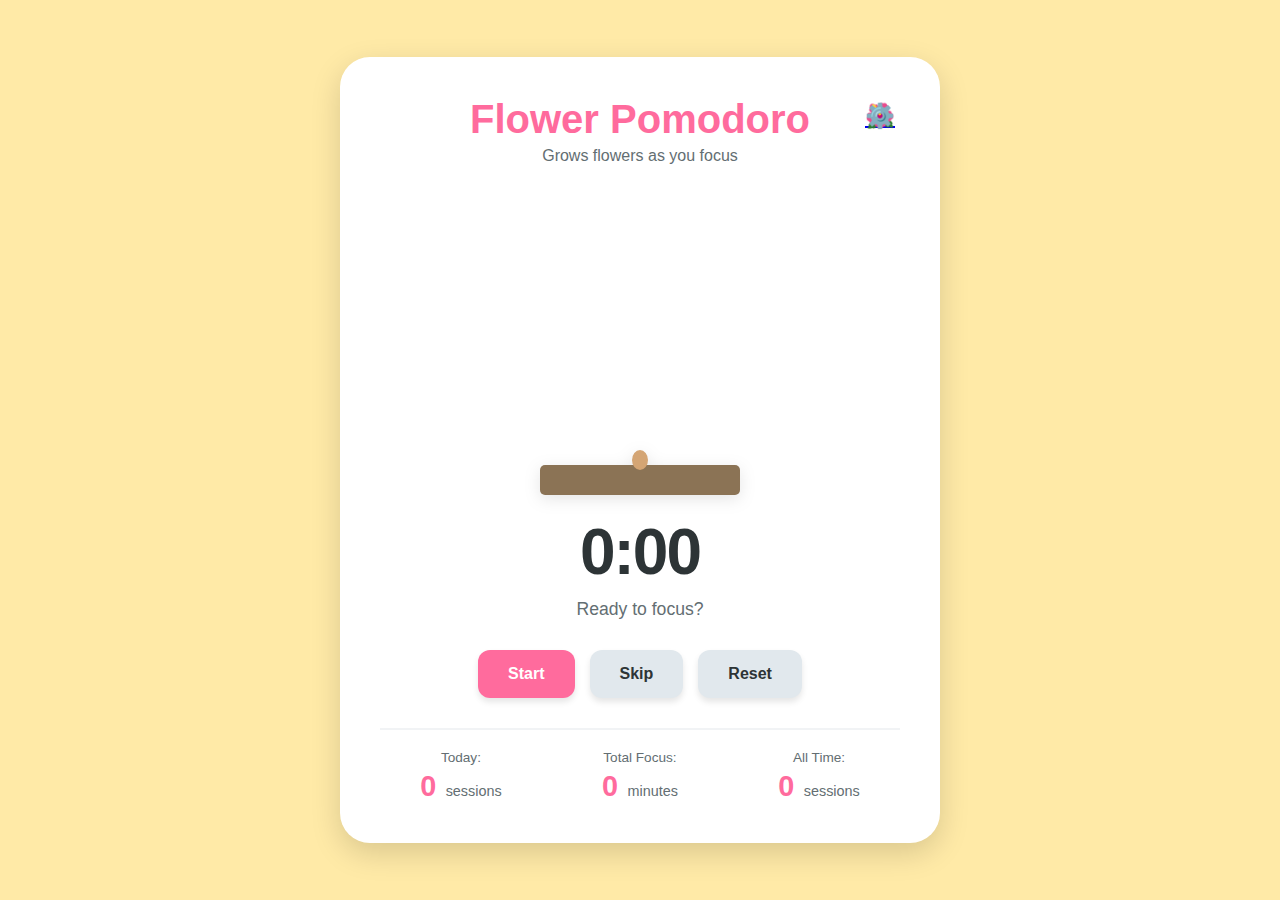
<file: index.html>
<!DOCTYPE html>
<html lang="en">
<head>
    <meta charset="UTF-8">
    <meta name="viewport" content="width=device-width, initial-scale=1.0">
    <title>Flower Pomodoro - Focus & Grow</title>
    <link rel="stylesheet" href="styles.css">
</head>
<body>
    <div class="container">
        <header>
            <h1>Flower Pomodoro</h1>
            <p class="tagline">Grows flowers as you focus</p>
            <div class="header-buttons">
                <a href="garden.html" class="icon-btn" aria-label="View Garden">🌺</a>
                <button id="settingsToggle" class="icon-btn" aria-label="Toggle Settings">⚙️</button>
            </div>
        </header>

        <main>
            <!-- Settings Panel (hidden by default) -->
            <div id="settingsPanel" class="settings-panel hidden">
                <h2>Settings</h2>
                <div class="setting-group">
                    <label for="workDuration">Work Duration (minutes):</label>
                    <input type="number" id="workDuration" min="1" max="120" value="25">
                </div>
                <div class="setting-group">
                    <label for="breakDuration">Break Duration (minutes):</label>
                    <input type="number" id="breakDuration" min="1" max="60" value="5">
                </div>
                <div class="setting-group">
                    <label for="backgroundColor">Background Color:</label>
                    <input type="color" id="backgroundColor" value="#ffeaa7">
                </div>
                <button id="saveSettings" class="btn btn-primary">Save Settings</button>
            </div>

            <!-- Flower Container -->
            <div class="flower-container">
                <svg id="flowerSvg" viewBox="0 0 200 300" xmlns="http://www.w3.org/2000/svg">
                    <!-- Flower will be rendered by flower.js -->
                </svg>
            </div>

            <!-- Timer Display -->
            <div class="timer-display">
                <div id="timerText" class="timer-text">25:00</div>
                <div id="sessionType" class="session-type">Ready to focus?</div>
            </div>

            <!-- Controls -->
            <div class="controls">
                <button id="startBtn" class="btn btn-primary" aria-label="Start Timer">Start</button>
                <button id="pauseBtn" class="btn btn-secondary hidden" aria-label="Pause Timer">Pause</button>
                <button id="skipBtn" class="btn btn-secondary" aria-label="Skip Session">Skip</button>
                <button id="resetBtn" class="btn btn-secondary" aria-label="Reset Timer">Reset</button>
            </div>
        </main>

        <footer>
            <div class="stats">
                <div class="stat-item">
                    <span class="stat-label">Today:</span>
                    <span id="todaySessions" class="stat-value">0</span>
                    <span class="stat-unit">sessions</span>
                </div>
                <div class="stat-item">
                    <span class="stat-label">Total Focus:</span>
                    <span id="totalMinutes" class="stat-value">0</span>
                    <span class="stat-unit">minutes</span>
                </div>
                <div class="stat-item">
                    <span class="stat-label">All Time:</span>
                    <span id="totalSessions" class="stat-value">0</span>
                    <span class="stat-unit">sessions</span>
                </div>
            </div>
        </footer>
    </div>

    <script src="storage.js"></script>
    <script src="flower.js"></script>
    <script src="app.js"></script>
</body>
</html>
</file>
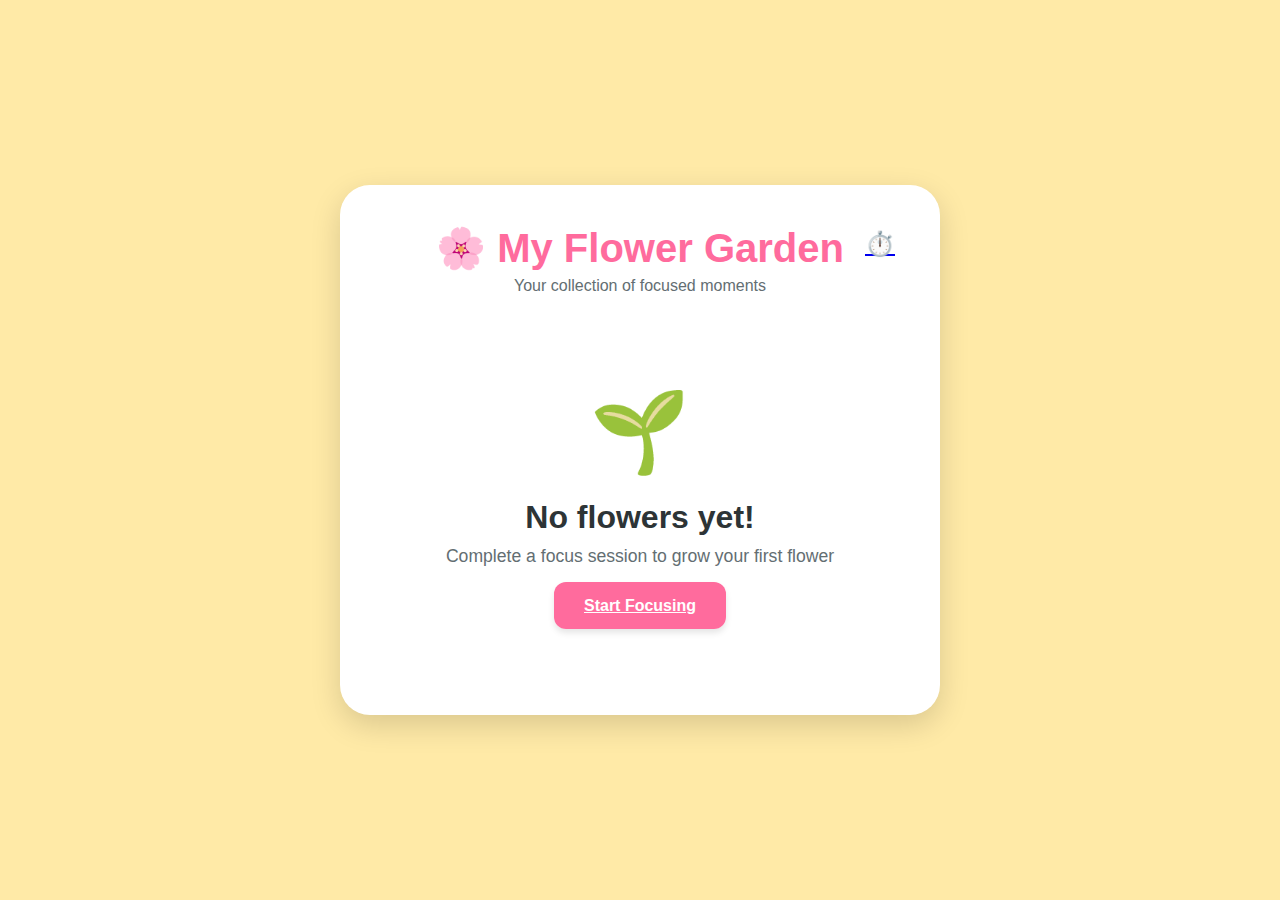
<file: garden.html>
<!DOCTYPE html>
<html lang="en">
<head>
    <meta charset="UTF-8">
    <meta name="viewport" content="width=device-width, initial-scale=1.0">
    <title>My Flower Garden - Flower Pomodoro</title>
    <link rel="stylesheet" href="styles.css">
    <link rel="stylesheet" href="garden.css">
</head>
<body>
    <div class="container">
        <header>
            <h1>🌸 My Flower Garden</h1>
            <p class="tagline">Your collection of focused moments</p>
            <div class="header-buttons">
                <a href="index.html" class="icon-btn" aria-label="Back to Timer">⏱️</a>
            </div>
        </header>

        <main>
            <!-- Empty state (shown when no flowers) -->
            <div id="emptyState" class="empty-state">
                <div class="empty-icon">🌱</div>
                <h2>No flowers yet!</h2>
                <p>Complete a focus session to grow your first flower</p>
                <a href="index.html" class="btn btn-primary">Start Focusing</a>
            </div>

            <!-- Garden grid (shown when flowers exist) -->
            <div id="gardenGrid" class="garden-grid hidden">
                <!-- Flowers will be rendered here by garden.js -->
            </div>

            <!-- Garden stats -->
            <div id="gardenStats" class="garden-stats hidden">
                <p>Total flowers: <strong id="flowerCount">0</strong></p>
            </div>
        </main>
    </div>

    <script src="storage.js"></script>
    <script src="flower.js"></script>
    <script src="garden.js"></script>
</body>
</html>
</file>
<file: styles.css>
:root {
    --primary-color: #ff6b9d;
    --secondary-color: #c44569;
    --success-color: #4CAF50;
    --background: linear-gradient(135deg, #ffeaa7 0%, #fdcb6e 100%);
    --text-dark: #2d3436;
    --text-light: #636e72;
    --white: #ffffff;
    --shadow: 0 4px 6px rgba(0, 0, 0, 0.1);
    --shadow-lg: 0 10px 30px rgba(0, 0, 0, 0.15);
    --transition: all 0.3s ease;
}

* {
    margin: 0;
    padding: 0;
    box-sizing: border-box;
}

body {
    font-family: 'Segoe UI', Tahoma, Geneva, Verdana, sans-serif;
    background: var(--background);
    color: var(--text-dark);
    min-height: 100vh;
    display: flex;
    align-items: center;
    justify-content: center;
    padding: 20px;
}

.container {
    background: var(--white);
    border-radius: 30px;
    box-shadow: var(--shadow-lg);
    max-width: 600px;
    width: 100%;
    padding: 40px;
}

/* Header */
header {
    text-align: center;
    margin-bottom: 30px;
    position: relative;
}

header h1 {
    font-size: 2.5rem;
    color: var(--primary-color);
    margin-bottom: 5px;
}

.tagline {
    color: var(--text-light);
    font-size: 1rem;
}

.icon-btn {
    position: absolute;
    top: 0;
    right: 0;
    background: none;
    border: none;
    font-size: 1.5rem;
    cursor: pointer;
    transition: var(--transition);
    padding: 5px;
}

.icon-btn:hover {
    transform: rotate(90deg);
}

/* Settings Panel */
.settings-panel {
    background: #f8f9fa;
    border-radius: 15px;
    padding: 20px;
    margin-bottom: 30px;
    transition: var(--transition);
}

.settings-panel h2 {
    font-size: 1.3rem;
    margin-bottom: 15px;
    color: var(--text-dark);
}

.setting-group {
    margin-bottom: 15px;
}

.setting-group label {
    display: block;
    margin-bottom: 5px;
    color: var(--text-light);
    font-size: 0.9rem;
}

.setting-group input {
    width: 100%;
    padding: 10px;
    border: 2px solid #e1e8ed;
    border-radius: 8px;
    font-size: 1rem;
    transition: var(--transition);
}

.setting-group input:focus {
    outline: none;
    border-color: var(--primary-color);
}

/* Flower Container */
.flower-container {
    display: flex;
    justify-content: center;
    align-items: center;
    min-height: 250px;
    margin-bottom: 20px;
}

#flowerSvg {
    width: 200px;
    height: 300px;
    filter: drop-shadow(0 4px 8px rgba(0, 0, 0, 0.1));
}

/* Flower Growth Stages */
.flower-part {
    transition: all 0.8s cubic-bezier(0.4, 0, 0.2, 1);
}

.seed {
    opacity: 1;
}

.stem, .leaves, .bud, .petals {
    opacity: 0;
    transform-origin: bottom center;
}

/* Stage animations */
.stage-0 .seed { opacity: 1; }

.stage-1 .stem { opacity: 1; transform: scaleY(0.3); }

.stage-2 .stem { opacity: 1; transform: scaleY(0.6); }
.stage-2 .leaves { opacity: 0.5; }

.stage-3 .stem { opacity: 1; transform: scaleY(1); }
.stage-3 .leaves { opacity: 1; }

.stage-4 .stem { opacity: 1; transform: scaleY(1); }
.stage-4 .leaves { opacity: 1; }
.stage-4 .bud { opacity: 1; transform: scale(0.5); }

.stage-5 .stem { opacity: 1; transform: scaleY(1); }
.stage-5 .leaves { opacity: 1; }
.stage-5 .bud { opacity: 1; transform: scale(0.8); }

.stage-6 .stem { opacity: 1; transform: scaleY(1); }
.stage-6 .leaves { opacity: 1; }
.stage-6 .bud { opacity: 0; }
.stage-6 .petals { opacity: 1; transform: scale(1); animation: bloom 1s ease-out; }

@keyframes bloom {
    0% { transform: scale(0) rotate(0deg); }
    50% { transform: scale(1.1) rotate(5deg); }
    100% { transform: scale(1) rotate(0deg); }
}

/* Timer Display */
.timer-display {
    text-align: center;
    margin-bottom: 30px;
}

.timer-text {
    font-size: 4rem;
    font-weight: bold;
    color: var(--text-dark);
    font-variant-numeric: tabular-nums;
    letter-spacing: -2px;
}

.session-type {
    font-size: 1.1rem;
    color: var(--text-light);
    margin-top: 10px;
}

/* Controls */
.controls {
    display: flex;
    gap: 15px;
    justify-content: center;
    margin-bottom: 30px;
    flex-wrap: wrap;
}

.btn {
    padding: 15px 30px;
    border: none;
    border-radius: 12px;
    font-size: 1rem;
    font-weight: 600;
    cursor: pointer;
    transition: var(--transition);
    box-shadow: var(--shadow);
}

.btn:hover {
    transform: translateY(-2px);
    box-shadow: var(--shadow-lg);
}

.btn:active {
    transform: translateY(0);
}

.btn-primary {
    background: var(--primary-color);
    color: var(--white);
}

.btn-primary:hover {
    background: var(--secondary-color);
}

.btn-secondary {
    background: #e1e8ed;
    color: var(--text-dark);
}

.btn-secondary:hover {
    background: #cbd5e0;
}

/* Stats Footer */
footer {
    border-top: 2px solid #f1f3f5;
    padding-top: 20px;
}

.stats {
    display: flex;
    justify-content: space-around;
    gap: 20px;
    flex-wrap: wrap;
}

.stat-item {
    text-align: center;
}

.stat-label {
    display: block;
    font-size: 0.85rem;
    color: var(--text-light);
    margin-bottom: 5px;
}

.stat-value {
    display: inline-block;
    font-size: 1.8rem;
    font-weight: bold;
    color: var(--primary-color);
    margin-right: 5px;
}

.stat-unit {
    font-size: 0.9rem;
    color: var(--text-light);
}

/* Utility Classes */
.hidden {
    display: none !important;
}

/* Responsive Design */
@media (max-width: 600px) {
    .container {
        padding: 25px;
    }

    header h1 {
        font-size: 2rem;
    }

    .timer-text {
        font-size: 3rem;
    }

    .flower-container {
        min-height: 200px;
    }

    #flowerSvg {
        width: 150px;
        height: 225px;
    }

    .btn {
        padding: 12px 20px;
        font-size: 0.9rem;
    }

    .stats {
        gap: 15px;
    }

    .stat-value {
        font-size: 1.5rem;
    }
}

/* Timer States */
.timer-running .timer-text {
    color: var(--success-color);
}

.timer-paused .timer-text {
    color: var(--text-light);
}

.timer-break .timer-text {
    color: #3498db;
}
</file>
<file: garden.css>
/* Garden page specific styles */

/* Empty state */
.empty-state {
    text-align: center;
    padding: 60px 20px;
}

.empty-icon {
    font-size: 5rem;
    margin-bottom: 20px;
    animation: sway 2s ease-in-out infinite;
}

@keyframes sway {
    0%, 100% { transform: rotate(-5deg); }
    50% { transform: rotate(5deg); }
}

.empty-state h2 {
    font-size: 2rem;
    color: var(--text-dark);
    margin-bottom: 10px;
}

.empty-state p {
    font-size: 1.1rem;
    color: var(--text-light);
    margin-bottom: 30px;
}

/* Garden grid */
.garden-grid {
    display: grid;
    grid-template-columns: repeat(auto-fill, minmax(150px, 1fr));
    gap: 20px;
    padding: 20px 0 60px 0;
    max-height: 500px;
    overflow-y: auto;
    overflow-x: hidden;
}

/* Flower card */
.flower-card {
    background: #f8f9fa;
    border-radius: 15px;
    padding: 20px;
    display: flex;
    flex-direction: column;
    justify-content: center;
    align-items: center;
    transition: var(--transition);
    box-shadow: 0 2px 4px rgba(0, 0, 0, 0.05);
    animation: fadeIn 0.5s ease-in;
    position: relative;
    cursor: pointer;
}

.flower-card:hover {
    transform: translateY(-8px) scale(1.05);
    box-shadow: 0 12px 24px rgba(0, 0, 0, 0.15);
    background: #ffffff;
}

.flower-card .flower-info {
    opacity: 0;
    position: relative;
    margin-top: 8px;
    text-align: center;
    transition: opacity 0.3s ease;
    font-size: 0.8rem;
    color: var(--text-dark);
    font-weight: 600;
    text-transform: capitalize;
    pointer-events: none;
    line-height: 1.2;
}

.flower-card:hover .flower-info {
    opacity: 1;
}

.flower-card .delete-btn {
    position: absolute;
    top: 8px;
    right: 8px;
    background: #ff4444;
    color: white;
    border: none;
    border-radius: 50%;
    width: 24px;
    height: 24px;
    font-size: 14px;
    cursor: pointer;
    opacity: 0;
    transition: var(--transition);
    display: flex;
    align-items: center;
    justify-content: center;
    box-shadow: 0 2px 4px rgba(0, 0, 0, 0.2);
}

.flower-card:hover .delete-btn {
    opacity: 1;
}

.delete-btn:hover {
    background: #cc0000;
    transform: scale(1.1);
}

@keyframes fadeIn {
    from {
        opacity: 0;
        transform: scale(0.8);
    }
    to {
        opacity: 1;
        transform: scale(1);
    }
}

@keyframes pulse {
    0%, 100% {
        transform: scale(1);
    }
    50% {
        transform: scale(1.1);
    }
}

@keyframes shake {
    0%, 100% { transform: translateX(0); }
    25% { transform: translateX(-5px); }
    75% { transform: translateX(5px); }
}

.flower-card svg {
    width: 120px;
    height: 170px;
    filter: drop-shadow(0 2px 4px rgba(0, 0, 0, 0.1));
}

/* Garden stats */
.garden-stats {
    margin-top: 20px;
    padding-top: 15px;
    border-top: 2px solid #f1f3f5;
    display: flex;
    justify-content: space-between;
    align-items: center;
    flex-wrap: wrap;
    gap: 15px;
}

.garden-stats .stat-info {
    font-size: 1rem;
    color: var(--text-light);
}

.garden-stats strong {
    color: var(--primary-color);
    font-size: 1.2rem;
}

.garden-controls {
    display: flex;
    gap: 10px;
    flex-wrap: wrap;
}

.garden-controls button {
    padding: 8px 16px;
    border: 2px solid var(--primary-color);
    background: white;
    color: var(--primary-color);
    border-radius: 8px;
    font-size: 0.9rem;
    font-weight: 600;
    cursor: pointer;
    transition: var(--transition);
}

.garden-controls button:hover {
    background: var(--primary-color);
    color: white;
    transform: translateY(-2px);
}

.garden-controls button.active {
    background: var(--primary-color);
    color: white;
}

/* Responsive adjustments */
@media (max-width: 600px) {
    .garden-grid {
        grid-template-columns: repeat(auto-fill, minmax(120px, 1fr));
        gap: 15px;
        max-height: 400px;
    }

    .flower-card {
        padding: 15px;
    }

    .flower-card svg {
        width: 100px;
        height: 150px;
    }

    .empty-state {
        padding: 40px 20px;
    }

    .empty-icon {
        font-size: 4rem;
    }

    .empty-state h2 {
        font-size: 1.5rem;
    }
}

@media (min-width: 900px) {
    .garden-grid {
        grid-template-columns: repeat(auto-fill, minmax(180px, 1fr));
    }
}

/* Scrollbar styling for garden grid */
.garden-grid::-webkit-scrollbar {
    width: 8px;
}

.garden-grid::-webkit-scrollbar-track {
    background: #f1f3f5;
    border-radius: 10px;
}

.garden-grid::-webkit-scrollbar-thumb {
    background: var(--primary-color);
    border-radius: 10px;
}

.garden-grid::-webkit-scrollbar-thumb:hover {
    background: var(--secondary-color);
}
</file>
